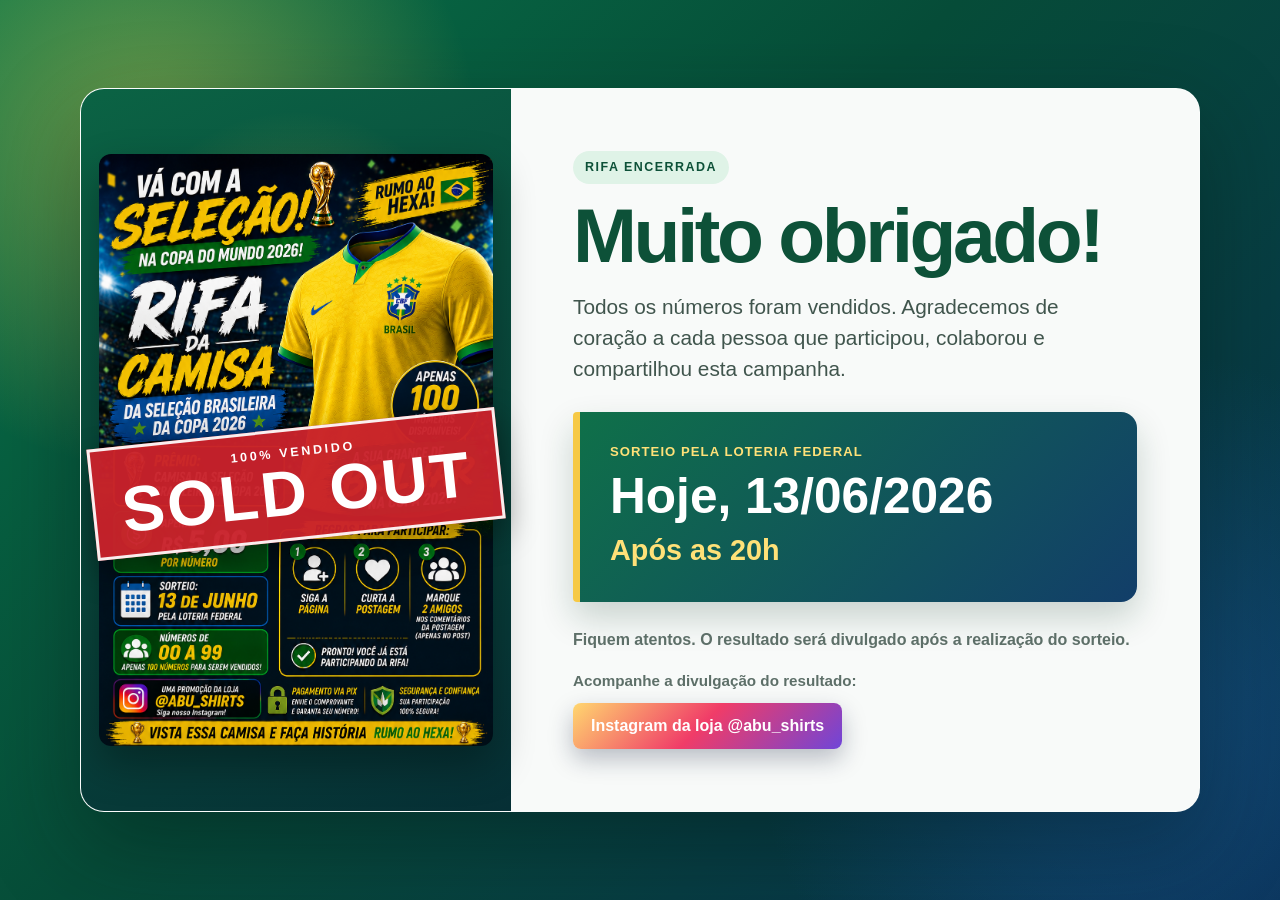
<file: index.html>
<!doctype html>
<html lang="pt-BR">
  <head>
    <meta charset="utf-8">
    <meta name="viewport" content="width=device-width, initial-scale=1">
    <meta name="theme-color" content="#075b3a">
    <title>Rifa Camisa da Seleção — SOLD OUT</title>
    <meta name="description" content="Rifa encerrada. Sorteio pela Loteria Federal em 13/06/2026, após as 20h.">
    <link rel="stylesheet" href="styles.css?v=8">
  </head>
  <body class="soldout-page">
    <main class="soldout">
      <section class="soldout__card" aria-labelledby="soldout-title">
        <div class="soldout__visual">
          <img
            class="soldout__image"
            src="arte-rifa-camisa.jpg"
            alt="Cartaz da rifa da camisa da Seleção Brasileira"
          >
          <div class="soldout__stamp" aria-label="Todos os números vendidos">
            <span>100% vendido</span>
            <strong>SOLD OUT</strong>
          </div>
        </div>

        <div class="soldout__content">
          <p class="soldout__eyebrow">Rifa encerrada</p>
          <h1 id="soldout-title">Muito obrigado!</h1>
          <p class="soldout__thanks">
            Todos os números foram vendidos. Agradecemos de coração a cada pessoa
            que participou, colaborou e compartilhou esta campanha.
          </p>

          <div class="draw-card">
            <p class="draw-card__label">Sorteio pela Loteria Federal</p>
            <strong>Hoje, 13/06/2026</strong>
            <span>Após as 20h</span>
          </div>

          <div class="soldout__footer">
            <p class="soldout__note">
              Fiquem atentos. O resultado será divulgado após a realização do sorteio.
            </p>
            <div class="soldout__social">
              <p>Acompanhe a divulgação do resultado:</p>
              <a
                class="soldout__instagram"
                href="https://www.instagram.com/abu_shirts"
                target="_blank"
                rel="noopener"
              >
                Instagram da loja <strong>@abu_shirts</strong>
              </a>
            </div>
          </div>
        </div>
      </section>
    </main>
  </body>
</html>
</file>
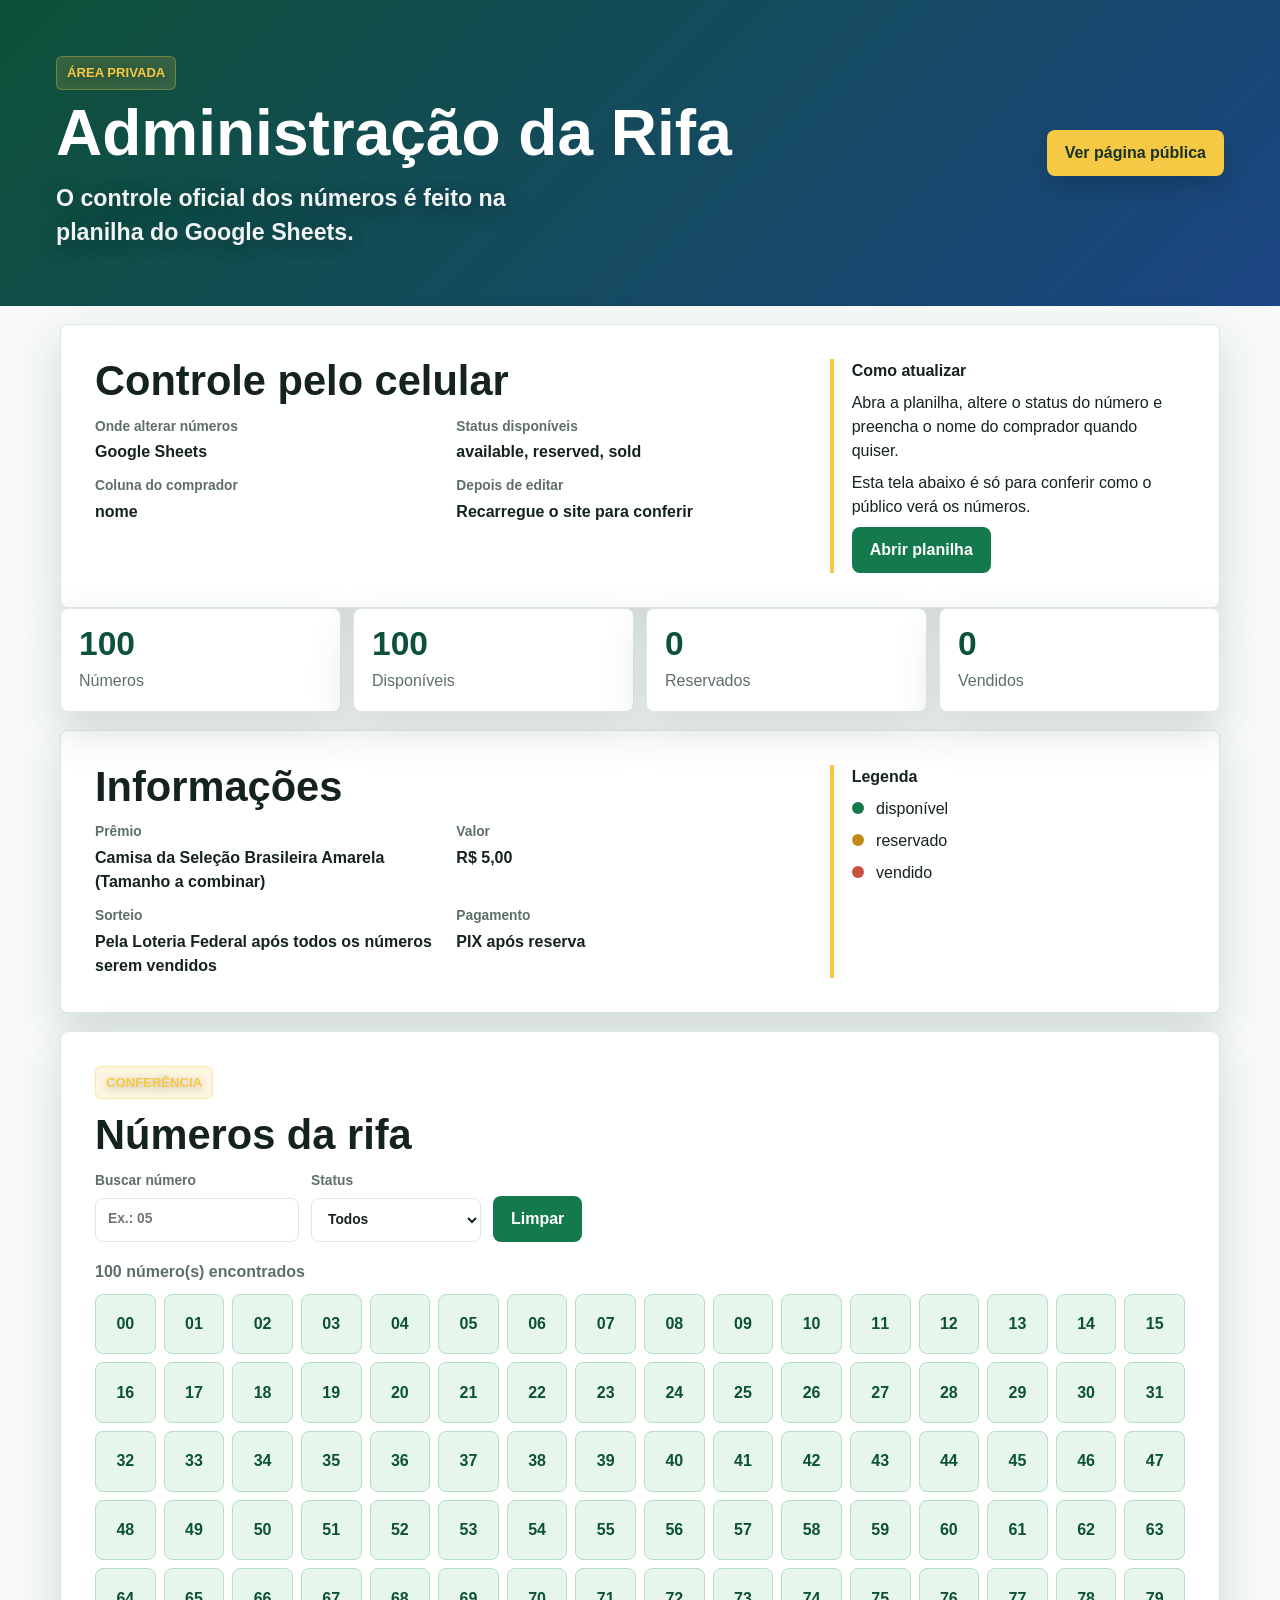
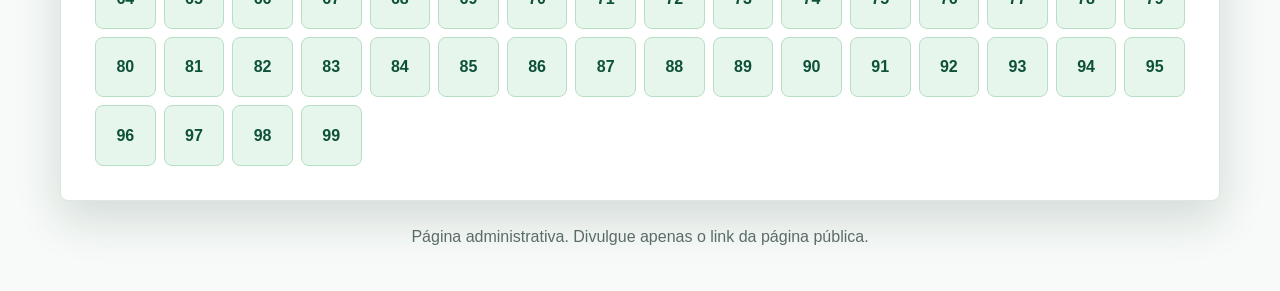
<file: admin.html>
<!doctype html>
<html lang="pt-BR">
  <head>
    <meta charset="utf-8">
    <meta name="viewport" content="width=device-width, initial-scale=1">
    <title>Administração da Rifa</title>
    <meta name="description" content="Controle administrativo da rifa da camisa da seleção.">
    <link rel="stylesheet" href="styles.css">
  </head>
  <body data-admin="true">
    <header class="admin-hero">
      <div>
        <p class="eyebrow">Área privada</p>
        <h1>Administração da Rifa</h1>
        <p class="lead">O controle oficial dos números é feito na planilha do Google Sheets.</p>
      </div>
      <a class="button button--primary" href="index.html">Ver página pública</a>
    </header>

    <main class="admin-main">
      <section class="details" aria-label="Controle por planilha">
        <div>
          <h2>Controle pelo celular</h2>
          <dl>
            <div>
              <dt>Onde alterar números</dt>
              <dd>Google Sheets</dd>
            </div>
            <div>
              <dt>Status disponíveis</dt>
              <dd>available, reserved, sold</dd>
            </div>
            <div>
              <dt>Coluna do comprador</dt>
              <dd>nome</dd>
            </div>
            <div>
              <dt>Depois de editar</dt>
              <dd>Recarregue o site para conferir</dd>
            </div>
          </dl>
        </div>
        <div class="notice">
          <strong>Como atualizar</strong>
          <p>Abra a planilha, altere o status do número e preencha o nome do comprador quando quiser.</p>
          <p>Esta tela abaixo é só para conferir como o público verá os números.</p>
          <a class="button button--secondary" id="openSheet" href="#" target="_blank" rel="noopener">Abrir planilha</a>
        </div>
      </section>

      <section class="summary" aria-label="Resumo da rifa">
        <article>
          <span id="totalNumbers">0</span>
          <p>Números</p>
        </article>
        <article>
          <span id="availableCount">0</span>
          <p>Disponíveis</p>
        </article>
        <article>
          <span id="reservedCount">0</span>
          <p>Reservados</p>
        </article>
        <article>
          <span id="soldCount">0</span>
          <p>Vendidos</p>
        </article>
      </section>

      <section class="details" aria-label="Informações da campanha">
        <div>
          <h2>Informações</h2>
          <dl>
            <div>
              <dt>Prêmio</dt>
              <dd id="prizeName">Camisa da Seleção Brasileira Amarela (Tamanho a combinar)</dd>
            </div>
            <div>
              <dt>Valor</dt>
              <dd id="ticketPrice">R$ 5,00</dd>
            </div>
            <div>
              <dt>Sorteio</dt>
              <dd id="drawDate">Pela Loteria Federal após todos os números serem vendidos</dd>
            </div>
            <div>
              <dt>Pagamento</dt>
              <dd id="paymentInfo">PIX após reserva</dd>
            </div>
          </dl>
        </div>
        <div class="notice">
          <strong>Legenda</strong>
          <p><span class="dot dot--available"></span> disponível</p>
          <p><span class="dot dot--reserved"></span> reservado</p>
          <p><span class="dot dot--sold"></span> vendido</p>
        </div>
      </section>

      <section class="numbers" id="numeros">
        <div class="section-heading">
          <div>
            <p class="eyebrow">Conferência</p>
            <h2>Números da rifa</h2>
          </div>
        </div>

        <div class="toolbar" role="search">
          <label>
            <span>Buscar número</span>
            <input id="searchInput" inputmode="numeric" placeholder="Ex.: 05">
          </label>
          <label>
            <span>Status</span>
            <select id="statusFilter">
              <option value="all">Todos</option>
              <option value="available">Disponíveis</option>
              <option value="reserved">Reservados</option>
              <option value="sold">Vendidos</option>
            </select>
          </label>
          <button class="button button--secondary" id="clearFilters" type="button">Limpar</button>
        </div>

        <p class="result-note" id="resultNote"></p>
        <div class="grid" id="numbersGrid" aria-live="polite"></div>
      </section>
    </main>

    <footer>
      <p>Página administrativa. Divulgue apenas o link da página pública.</p>
    </footer>

    <script src="app.js?v=5"></script>
  </body>
</html>
</file>
<file: styles.css>
:root {
  color-scheme: light;
  --green: #147a4d;
  --green-dark: #0d5138;
  --yellow: #f6c945;
  --blue: #1b4583;
  --ink: #15231f;
  --muted: #5d6f68;
  --line: #dce7e2;
  --paper: #f7faf8;
  --white: #ffffff;
  --danger: #c8523f;
  --warning: #c28a18;
  --shadow: 0 18px 46px rgba(17, 58, 42, .16);
}

* {
  box-sizing: border-box;
}

[hidden] {
  display: none !important;
}

html {
  scroll-behavior: smooth;
}

body {
  margin: 0;
  background: var(--paper);
  color: var(--ink);
  font-family: Arial, Helvetica, sans-serif;
  line-height: 1.5;
}

a {
  color: inherit;
}

button,
input,
select {
  font: inherit;
}

.hero {
  min-height: 82vh;
  display: grid;
  grid-template-columns: minmax(320px, 560px) minmax(320px, 1fr);
  gap: clamp(24px, 5vw, 68px);
  align-items: center;
  padding: clamp(28px, 6vw, 72px);
  background:
    linear-gradient(115deg, transparent 0 58%, rgba(246, 201, 69, .95) 58% 61%, transparent 61%),
    linear-gradient(122deg, transparent 0 68%, rgba(27, 69, 131, .78) 68% 72%, transparent 72%),
    radial-gradient(circle at 12% 18%, rgba(255, 231, 89, .62), transparent 24%),
    radial-gradient(circle at 84% 14%, rgba(36, 119, 209, .5), transparent 25%),
    radial-gradient(circle at 68% 86%, rgba(255, 215, 58, .36), transparent 28%),
    linear-gradient(140deg, #148052 0%, #0b5f3b 34%, #082f35 72%, #071c34 100%);
  color: var(--white);
  overflow: hidden;
  position: relative;
}

.hero::before,
.hero::after {
  content: "";
  position: absolute;
  inset: 0;
  pointer-events: none;
}

.hero::before {
  background:
    repeating-linear-gradient(105deg, rgba(255, 255, 255, .075) 0 2px, transparent 2px 42px),
    linear-gradient(180deg, rgba(255, 255, 255, .08), transparent 40%, rgba(0, 0, 0, .2));
  mix-blend-mode: soft-light;
}

.hero::after {
  background:
    radial-gradient(circle at 18% 72%, rgba(20, 255, 144, .22), transparent 18%),
    radial-gradient(circle at 36% 8%, rgba(255, 216, 40, .24), transparent 14%),
    linear-gradient(90deg, rgba(0, 0, 0, .18), transparent 42%, rgba(0, 0, 0, .2));
}

.hero > * {
  position: relative;
  z-index: 1;
}

.admin-hero {
  display: flex;
  gap: 24px;
  align-items: center;
  justify-content: space-between;
  padding: clamp(28px, 5vw, 56px);
  background: linear-gradient(135deg, var(--green-dark), var(--blue));
  color: var(--white);
}

.admin-hero h1 {
  font-size: clamp(2.1rem, 5vw, 4rem);
}

.admin-hero .lead {
  margin-bottom: 0;
}

.hero__art {
  max-width: 560px;
  margin: 0 auto;
  width: 100%;
  padding: 10px;
  border-radius: 12px;
  background:
    linear-gradient(145deg, rgba(246, 201, 69, .95), rgba(26, 113, 69, .35) 44%, rgba(27, 69, 131, .86));
  box-shadow: 0 28px 70px rgba(0, 0, 0, .34);
}

.campaign-art,
.campaign-art__missing {
  display: block;
  width: 100%;
  border-radius: 8px;
  box-shadow: 0 16px 34px rgba(0, 0, 0, .34);
}

.campaign-art {
  aspect-ratio: 2 / 3;
  height: auto;
  max-height: min(78vh, 820px);
  object-fit: contain;
  background: rgba(0, 0, 0, .22);
}

.campaign-art__missing {
  margin-bottom: 12px;
  min-height: 220px;
  display: grid;
  place-content: center;
  gap: 8px;
  padding: 22px;
  background: #fff8dc;
  color: #2f2a12;
  text-align: center;
}

.campaign-art__missing strong,
.campaign-art__missing span {
  display: block;
}

.campaign-art__missing span {
  margin-top: 6px;
}

.hero__content {
  max-width: 680px;
  align-self: center;
  padding: clamp(8px, 2vw, 22px);
  border-left: 5px solid var(--yellow);
  text-shadow: 0 3px 18px rgba(0, 0, 0, .28);
}

.eyebrow {
  width: fit-content;
  margin: 0 0 14px;
  padding: 6px 10px;
  border: 1px solid rgba(246, 201, 69, .34);
  border-radius: 6px;
  background: rgba(246, 201, 69, .16);
  color: var(--yellow);
  font-size: .82rem;
  font-weight: 800;
  letter-spacing: 0;
  text-transform: uppercase;
  text-shadow: 0 2px 10px rgba(0, 0, 0, .32);
}

h1,
h2,
h3,
p {
  margin-top: 0;
}

h1 {
  margin-bottom: 18px;
  font-size: clamp(2.8rem, 7vw, 5.9rem);
  line-height: .92;
  letter-spacing: 0;
}

h1 span,
h1 strong {
  display: block;
}

h1 span {
  color: #ffffff;
  text-shadow:
    0 4px 0 rgba(5, 43, 33, .58),
    0 16px 34px rgba(0, 0, 0, .3);
}

h1 strong {
  width: fit-content;
  margin-top: 8px;
  color: var(--yellow);
  font-style: italic;
  text-shadow:
    0 4px 0 #0b4d34,
    0 12px 30px rgba(0, 0, 0, .35);
  transform: rotate(-1.5deg);
}

h2 {
  margin-bottom: 14px;
  font-size: clamp(1.8rem, 4vw, 2.6rem);
  line-height: 1.05;
}

h3 {
  margin-bottom: 4px;
}

.lead {
  max-width: 520px;
  color: rgba(255, 255, 255, .94);
  font-size: clamp(1.06rem, 2vw, 1.45rem);
  font-weight: 700;
  text-shadow: 0 4px 18px rgba(0, 0, 0, .34);
}

.lead b {
  color: var(--yellow);
  font-weight: 900;
}

.hero__actions,
.toolbar,
.selection-panel,
.admin-panel {
  display: flex;
  flex-wrap: wrap;
  gap: 12px;
  align-items: end;
}

.button,
.file-button {
  min-height: 46px;
  border: 0;
  border-radius: 8px;
  display: inline-flex;
  align-items: center;
  justify-content: center;
  padding: 0 18px;
  cursor: pointer;
  font-weight: 800;
  text-decoration: none;
  transition: transform .18s ease, box-shadow .18s ease, background .18s ease;
}

.button:hover,
.file-button:hover,
.icon-button:hover {
  transform: translateY(-1px);
}

.button--primary {
  background: var(--yellow);
  color: #183220;
  box-shadow: 0 10px 22px rgba(0, 0, 0, .16);
}

.button--instagram {
  background: linear-gradient(135deg, #ffd76f, #f03c68 48%, #6f45d8);
  color: var(--white);
  box-shadow: 0 10px 24px rgba(17, 28, 58, .28);
}

.button--ghost {
  border: 1px solid rgba(255, 255, 255, .45);
  color: var(--white);
}

.button--secondary,
.file-button {
  background: var(--green);
  color: var(--white);
}

main {
  width: min(1160px, calc(100% - 32px));
  margin: -56px auto 0;
  position: relative;
}

.admin-main {
  margin-top: 18px;
}

.summary {
  display: grid;
  grid-template-columns: repeat(4, minmax(0, 1fr));
  gap: 12px;
}

.summary article,
.details,
.numbers {
  background: var(--white);
  border: 1px solid var(--line);
  box-shadow: var(--shadow);
}

.summary article {
  border-radius: 8px;
  padding: 18px;
}

.summary span {
  display: block;
  color: var(--green-dark);
  font-size: 2.1rem;
  font-weight: 900;
  line-height: 1;
}

.summary p {
  margin: 8px 0 0;
  color: var(--muted);
}

.details,
.numbers {
  border-radius: 8px;
  margin-top: 18px;
  padding: clamp(18px, 4vw, 34px);
}

.details {
  display: grid;
  grid-template-columns: 1.6fr .8fr;
  gap: 24px;
}

dl {
  display: grid;
  grid-template-columns: repeat(2, minmax(0, 1fr));
  gap: 12px;
  margin: 0;
}

dt {
  color: var(--muted);
  font-size: .86rem;
  font-weight: 800;
}

dd {
  margin: 3px 0 0;
  font-weight: 800;
}

.notice {
  border-left: 4px solid var(--yellow);
  padding-left: 18px;
}

.notice p {
  margin: 8px 0;
}

.dot {
  width: 12px;
  height: 12px;
  display: inline-block;
  border-radius: 999px;
  margin-right: 8px;
}

.dot--available {
  background: var(--green);
}

.dot--reserved {
  background: var(--warning);
}

.dot--sold {
  background: var(--danger);
}

.section-heading {
  display: flex;
  gap: 18px;
  justify-content: space-between;
  align-items: center;
}

.icon-button {
  width: 44px;
  height: 44px;
  border: 1px solid var(--line);
  border-radius: 8px;
  background: var(--white);
  cursor: pointer;
}

label {
  display: grid;
  gap: 6px;
  color: var(--muted);
  font-size: .86rem;
  font-weight: 800;
}

input,
select {
  min-height: 44px;
  min-width: 170px;
  border: 1px solid var(--line);
  border-radius: 8px;
  background: var(--white);
  color: var(--ink);
  padding: 0 12px;
}

.admin-panel {
  margin-top: 16px;
  margin-bottom: 16px;
  padding: 16px;
  border: 1px dashed var(--green);
  border-radius: 8px;
  background: #edf7f1;
}

.selection-panel {
  margin-top: 16px;
  padding: 14px;
  border: 1px solid #b7dfc4;
  border-radius: 8px;
  background: #eef8f1;
  align-items: center;
}

.selection-panel > div {
  flex: 1 1 240px;
}

.selection-panel strong,
.selection-panel span {
  display: block;
}

.selection-panel span {
  margin-top: 4px;
  color: var(--green-dark);
  font-weight: 900;
}

.admin-panel > div {
  min-width: 220px;
  flex: 1 1 240px;
}

.admin-panel p {
  margin-bottom: 0;
  color: var(--muted);
}

.file-button {
  position: relative;
  overflow: hidden;
}

.file-button input {
  position: absolute;
  inset: 0;
  opacity: 0;
  cursor: pointer;
}

.result-note {
  min-height: 24px;
  margin: 18px 0 10px;
  color: var(--muted);
  font-weight: 700;
}

.grid {
  display: grid;
  grid-template-columns: repeat(auto-fill, minmax(58px, 1fr));
  gap: 8px;
}

.ticket {
  aspect-ratio: 1;
  border: 1px solid transparent;
  border-radius: 8px;
  display: grid;
  place-items: center;
  cursor: pointer;
  font-weight: 900;
  line-height: 1;
  transition: transform .12s ease, box-shadow .12s ease;
}

.ticket:hover {
  transform: translateY(-1px);
  box-shadow: 0 8px 18px rgba(21, 35, 31, .12);
}

.ticket--available {
  background: #e7f6ec;
  border-color: #b7dfc4;
  color: var(--green-dark);
}

.ticket--selected {
  outline: 3px solid var(--blue);
  outline-offset: 2px;
  background: #d9ecff;
  border-color: var(--blue);
  color: var(--blue);
}

.ticket--reserved {
  background: #fff4d7;
  border-color: #efd08b;
  color: #7b560d;
}

.ticket--sold {
  background: #ffe5df;
  border-color: #efb6aa;
  color: #8b2f20;
}

.ticket[disabled] {
  cursor: not-allowed;
}

footer {
  width: min(1160px, calc(100% - 32px));
  margin: 24px auto 42px;
  color: var(--muted);
  text-align: center;
}

.instagram-strip {
  width: min(520px, 100%);
  min-height: 64px;
  margin: 0 auto 16px;
  border-radius: 8px;
  display: flex;
  gap: 12px;
  align-items: center;
  justify-content: center;
  background: linear-gradient(135deg, #f6c945, #e54868 48%, #1b4583);
  color: var(--white);
  text-decoration: none;
  box-shadow: 0 14px 34px rgba(21, 35, 31, .18);
}

.instagram-strip strong,
.instagram-strip span {
  display: block;
}

.instagram-strip span {
  font-size: 1.35rem;
  font-weight: 900;
}

@media (max-width: 760px) {
  .hero {
    min-height: auto;
    grid-template-columns: 1fr;
    padding: 18px 16px 88px;
  }

  .hero__art {
    max-width: min(100%, 430px);
    order: -1;
    padding: 6px;
  }

  .campaign-art {
    max-height: none;
  }

  .hero__content {
    border-left: 0;
    border-top: 4px solid var(--yellow);
    padding-top: 18px;
  }

  h1 {
    font-size: clamp(2.6rem, 14vw, 4.6rem);
  }

  .hero__actions .button,
  .admin-hero,
  .toolbar label,
  .toolbar .button,
  .selection-panel .button,
  .admin-panel label,
  .admin-panel .button,
  .file-button {
    width: 100%;
  }

  .admin-hero {
    display: grid;
  }

  main {
    margin-top: -64px;
  }

  .summary,
  .details,
  dl {
    grid-template-columns: 1fr;
  }

  .grid {
    grid-template-columns: repeat(auto-fill, minmax(48px, 1fr));
  }
}

/* Página pública de encerramento da campanha */
.soldout-page {
  min-height: 100vh;
  background:
    radial-gradient(circle at 12% 16%, rgba(255, 224, 79, .42), transparent 24%),
    radial-gradient(circle at 88% 80%, rgba(35, 105, 190, .42), transparent 28%),
    linear-gradient(135deg, #087348 0%, #064c38 44%, #082e4e 100%);
}

.soldout {
  width: min(1120px, calc(100% - 32px));
  min-height: 100vh;
  margin: 0 auto;
  display: grid;
  place-items: center;
  padding: clamp(24px, 5vw, 64px) 0;
}

.soldout__card {
  width: 100%;
  display: grid;
  grid-template-columns: minmax(300px, 430px) minmax(360px, 1fr);
  align-items: center;
  overflow: hidden;
  border: 1px solid rgba(255, 255, 255, .28);
  border-radius: 24px;
  background: #f8faf9;
  box-shadow: 0 32px 90px rgba(0, 20, 20, .38);
}

.soldout__visual {
  align-self: stretch;
  position: relative;
  display: flex;
  align-items: center;
  padding: 18px;
  overflow: visible;
  background:
    radial-gradient(circle at 50% 28%, rgba(246, 201, 69, .28), transparent 32%),
    linear-gradient(155deg, #0b6344, #062f35);
}

.soldout__image {
  width: 100%;
  max-width: 100%;
  height: auto;
  display: block;
  position: relative;
  z-index: 1;
  border-radius: 12px;
  box-shadow: 0 18px 42px rgba(0, 0, 0, .32);
}

.soldout__visual::after {
  display: none;
}

.soldout__stamp {
  width: calc(100% - 20px);
  position: absolute;
  z-index: 2;
  left: 10px;
  top: 47%;
  padding: 12px 18px 14px;
  border: 3px solid rgba(255, 255, 255, .92);
  background: rgba(201, 34, 43, .96);
  color: #fff;
  text-align: center;
  text-transform: uppercase;
  transform: rotate(-6deg);
  box-shadow: 0 12px 32px rgba(0, 0, 0, .38);
}

.soldout__stamp span,
.soldout__stamp strong {
  display: block;
}

.soldout__stamp span {
  font-size: .78rem;
  font-weight: 900;
  letter-spacing: .22em;
}

.soldout__stamp strong {
  font-size: clamp(2.5rem, 5vw, 4.4rem);
  line-height: .95;
  letter-spacing: .04em;
}

.soldout__content {
  display: flex;
  flex-direction: column;
  justify-content: center;
  padding: clamp(34px, 5vw, 62px);
}

.soldout__eyebrow {
  width: fit-content;
  margin-bottom: 16px;
  padding: 7px 12px;
  border-radius: 999px;
  background: #dff3e7;
  color: var(--green-dark);
  font-size: .78rem;
  font-weight: 900;
  letter-spacing: .12em;
  text-transform: uppercase;
}

.soldout__content h1 {
  margin-bottom: 20px;
  color: var(--green-dark);
  font-size: clamp(3rem, 6vw, 5.4rem);
  line-height: .92;
  letter-spacing: -.045em;
}

.soldout__thanks {
  max-width: 640px;
  margin-bottom: 28px;
  color: #40554d;
  font-size: clamp(1.05rem, 2vw, 1.3rem);
}

.draw-card {
  margin-bottom: 24px;
  padding: clamp(20px, 4vw, 30px);
  border-left: 7px solid var(--yellow);
  border-radius: 4px 16px 16px 4px;
  background: linear-gradient(135deg, #0f7049, #123e69);
  color: #fff;
  box-shadow: 0 16px 34px rgba(17, 58, 42, .2);
}

.draw-card__label {
  margin-bottom: 8px;
  color: #ffe178;
  font-size: .82rem;
  font-weight: 900;
  letter-spacing: .08em;
  text-transform: uppercase;
}

.draw-card strong,
.draw-card span {
  display: block;
}

.draw-card strong {
  font-size: clamp(1.8rem, 4vw, 3.1rem);
  line-height: 1.05;
}

.draw-card span {
  margin-top: 7px;
  color: #ffe178;
  font-size: clamp(1.25rem, 2.6vw, 1.8rem);
  font-weight: 900;
}

.soldout__note {
  margin-bottom: 18px;
  color: var(--muted);
  font-weight: 700;
}

.soldout__footer {
  padding-top: 2px;
}

.soldout__social p {
  margin: 0 0 10px;
  color: var(--muted);
  font-size: .95rem;
  font-weight: 700;
}

.soldout__instagram {
  width: fit-content;
  min-height: 46px;
  display: inline-flex;
  align-items: center;
  justify-content: center;
  padding: 0 18px;
  border-radius: 8px;
  background: linear-gradient(135deg, #ffd76f, #f03c68 48%, #6f45d8);
  color: var(--white);
  font-weight: 700;
  gap: 5px;
  text-decoration: none;
  box-shadow: 0 10px 24px rgba(17, 28, 58, .28);
  transition: transform .18s ease, box-shadow .18s ease;
}

.soldout__instagram strong {
  font-weight: 900;
}

.soldout__instagram:hover {
  transform: translateY(-1px);
  box-shadow: 0 13px 28px rgba(17, 28, 58, .34);
}

@media (max-width: 800px) {
  .soldout {
    padding: 16px 0;
  }

  .soldout__card {
    grid-template-columns: 1fr;
    border-radius: 18px;
  }

  .soldout__visual {
    align-self: auto;
    min-height: 0;
    aspect-ratio: auto;
    padding: 12px;
  }

  .soldout__content {
    padding: 30px 22px 36px;
  }

  .soldout__content h1 {
    font-size: clamp(3rem, 16vw, 5.2rem);
  }

  .soldout__instagram {
    width: 100%;
  }
}

@media (min-width: 801px) and (max-height: 820px) {
  .soldout {
    padding: 24px 0;
  }

  .soldout__card {
    grid-template-columns: 400px minmax(360px, 1fr);
  }

  .soldout__visual {
    align-self: center;
    margin: 18px 0 18px 18px;
    border-radius: 16px;
  }

  .soldout__content {
    padding: 34px 40px;
  }

  .soldout__content h1 {
    font-size: clamp(3.2rem, 6vw, 4.8rem);
  }
}
</file>
